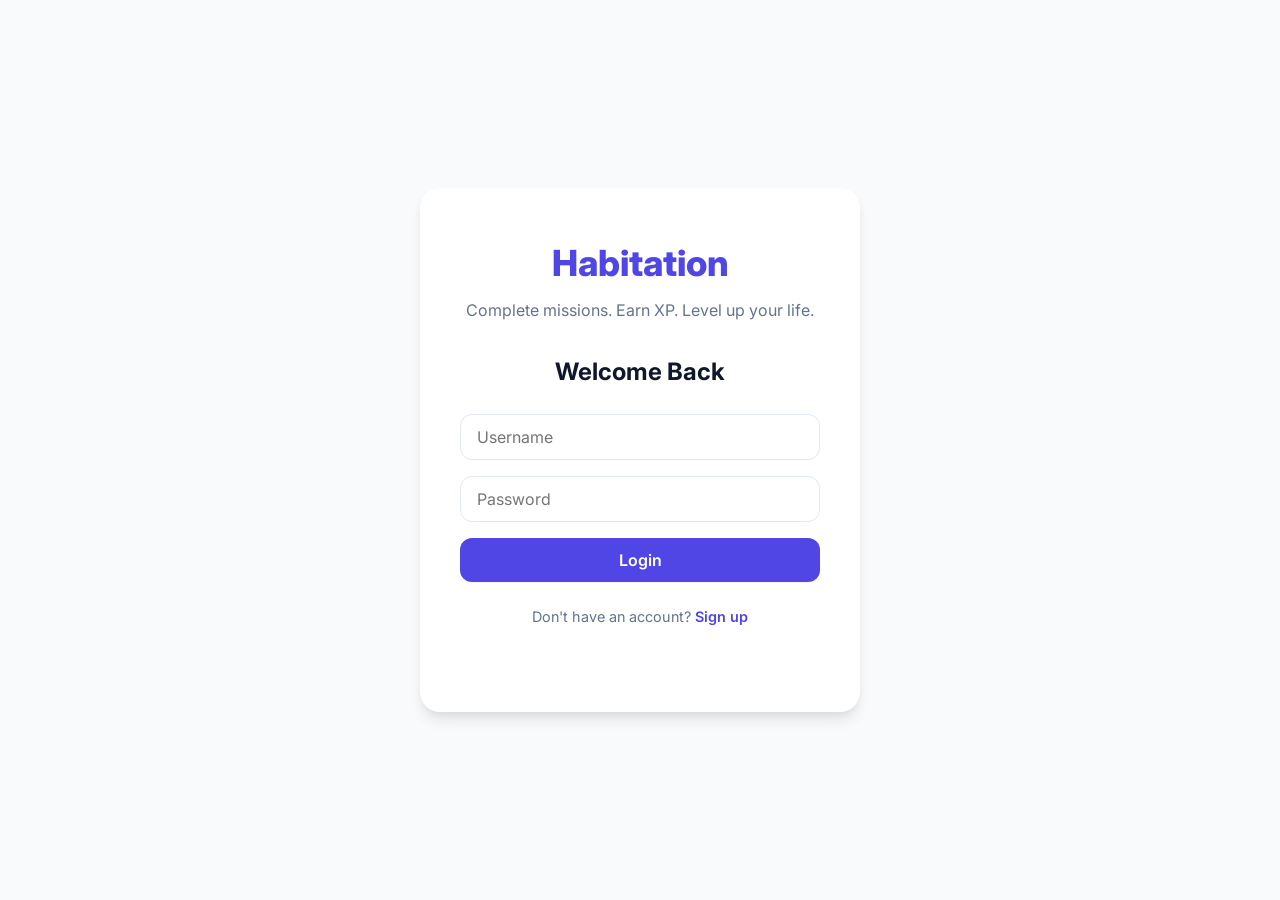
<file: frontend/login.html>
<!DOCTYPE html>
<html lang="en">
<head>
    <meta charset="UTF-8">
    <meta name="viewport" content="width=device-width, initial-scale=1.0">
    <title>Habitation - Login</title>
    <link rel="stylesheet" href="style.css">
    <link href="https://fonts.googleapis.com/css2?family=Inter:wght@400;500;600;700&display=swap" rel="stylesheet">
</head>
<body class="centered-body">
    <div class="auth-card">
        <h1 class="logo-title">Habitation</h1>
        <p class="subtitle">Complete missions. Earn XP. Level up your life.</p>
        
        <!-- Login Form -->
        <form id="login-form" autocomplete="off">
            <h2 class="form-title">Welcome Back</h2>
            <div class="input-group">
                <input type="text" id="login-username" placeholder="Username" required>
            </div>
            <div class="input-group">
                <input type="password" id="login-password" placeholder="Password" required>
            </div>
            <button type="submit" class="btn primary-btn full-width">Login</button>
            <p class="switch-text">Don't have an account? <span class="link" onclick="toggleAuth('signup')">Sign up</span></p>
            <div id="login-error" class="error-msg"></div>
        </form>

        <!-- Signup Form -->
        <form id="signup-form" autocomplete="off" style="display: none;">
            <h2 class="form-title">Create Account</h2>
            <div class="input-group">
                <input type="text" id="signup-username" placeholder="Choose Username" required>
            </div>
            <div class="input-group">
                <input type="password" id="signup-password" placeholder="Create Password" required>
            </div>
            <button type="submit" class="btn primary-btn full-width">Sign Up</button>
            <p class="switch-text">Already have an account? <span class="link" onclick="toggleAuth('login')">Login</span></p>
            <div id="signup-error" class="error-msg"></div>
        </form>
    </div>

    <script src="script.js"></script>
</body>
</html>
</file>
<file: frontend/style.css>
:root {
    --primary: #4F46E5;
    --primary-hover: #4338CA;
    --bg-color: #F8FAFC;
    --surface: #FFFFFF;
    --text-main: #0F172A;
    --text-muted: #64748B;
    --border-color: #E2E8F0;
    --xp-color: #8B5CF6;
    
    --shadow-sm: 0 1px 2px 0 rgba(0, 0, 0, 0.05);
    --shadow-md: 0 4px 6px -1px rgba(0, 0, 0, 0.1), 0 2px 4px -1px rgba(0, 0, 0, 0.06);
    --shadow-lg: 0 10px 15px -3px rgba(0, 0, 0, 0.1), 0 4px 6px -2px rgba(0, 0, 0, 0.05);
    
    --radius-md: 12px;
    --radius-lg: 16px;
    --radius-xl: 20px;
}

* { box-sizing: border-box; margin: 0; padding: 0; }

body {
    font-family: 'Inter', sans-serif;
    background-color: var(--bg-color);
    color: var(--text-main);
    line-height: 1.5;
}

/* Typography & Utilities */
h1, h2, h3 { color: var(--text-main); font-weight: 700; margin-bottom: 1rem; }
.flex-1 { flex: 1; }

/* Buttons */
.btn {
    padding: 0.75rem 1.5rem; border: none; border-radius: var(--radius-md);
    font-family: inherit; font-size: 1rem; font-weight: 600; cursor: pointer;
    transition: all 0.2s ease; display: inline-flex; align-items: center; justify-content: center;
}
.btn.small { padding: 0.5rem 1rem; font-size: 0.875rem; }
.btn.full-width { width: 100%; }

.primary-btn { background-color: var(--primary); color: white; box-shadow: var(--shadow-sm); }
.primary-btn:hover { background-color: var(--primary-hover); transform: translateY(-1px); box-shadow: var(--shadow-md); }
.primary-btn:active { transform: translateY(0); }

.secondary-btn { background-color: var(--surface); color: var(--text-main); border: 1px solid var(--border-color); }
.secondary-btn:hover { background-color: var(--bg-color); }

/* Inputs */
.input-box, .input-group input {
    width: 100%; padding: 0.75rem 1rem; border-radius: var(--radius-md);
    border: 1px solid var(--border-color); outline: none; font-family: inherit; font-size: 1rem;
    transition: border-color 0.2s ease, box-shadow 0.2s ease;
}
.input-box:focus, .input-group input:focus {
    border-color: var(--primary); box-shadow: 0 0 0 3px rgba(79, 70, 229, 0.2);
}

/* Auth Pages (Login/Signup) */
.centered-body { display: flex; align-items: center; justify-content: center; min-height: 100vh; }
.auth-card {
    background: var(--surface); width: 100%; max-width: 440px;
    padding: 3rem 2.5rem; border-radius: var(--radius-xl);
    box-shadow: var(--shadow-lg); text-align: center;
}
.logo-title { font-size: 2.25rem; font-weight: 800; color: var(--primary); margin-bottom: 0.5rem; }
.subtitle { color: var(--text-muted); margin-bottom: 2rem; }
.form-title { font-size: 1.5rem; margin-bottom: 1.5rem; color: var(--text-main); }
.input-group { margin-bottom: 1rem; text-align: left; }
.switch-text { margin-top: 1.5rem; color: var(--text-muted); font-size: 0.9rem; }
.link { color: var(--primary); font-weight: 600; cursor: pointer; text-decoration: none; }
.link:hover { text-decoration: underline; }
.error-msg { color: #EF4444; font-size: 0.875rem; margin-top: 1rem; min-height: 20px; font-weight: 500; }

/* Dashboard Layout */
.dashboard-body { padding-bottom: 3rem; }
.navbar {
    display: flex; justify-content: space-between; align-items: center;
    padding: 1rem 2rem; background: var(--surface);
    box-shadow: var(--shadow-sm); margin-bottom: 2rem;
}
.nav-brand { font-size: 1.5rem; font-weight: 800; color: var(--primary); }
.nav-user { display: flex; align-items: center; gap: 1rem; }
.username-badge { font-weight: 600; color: var(--text-main); background: var(--bg-color); padding: 0.5rem 1rem; border-radius: 20px; border: 1px solid var(--border-color); }

.main-layout {
    max-width: 1200px; margin: 0 auto; padding: 0 1.5rem;
    display: flex; gap: 2rem; align-items: flex-start;
}

@media(max-width: 800px) {
    .main-layout { flex-direction: column; }
    .stats-panel, .missions-panel { width: 100%; }
}

/* Reusable Card */
.card {
    background: var(--surface); border-radius: var(--radius-lg);
    box-shadow: var(--shadow-md); padding: 1.5rem; border: 1px solid var(--border-color);
}

/* Left Panel - Stats */
.stats-panel { width: 320px; flex-shrink: 0; }
.stat-card { text-align: center; padding: 2.5rem 1.5rem; }
.stat-icon { font-size: 3rem; margin-bottom: 1rem; line-height: 1; }
.stat-label { font-size: 1.1rem; color: var(--text-muted); font-weight: 600; text-transform: uppercase; letter-spacing: 1px; margin-bottom: 0.5rem; }
.stat-value { font-size: 4rem; font-weight: 800; color: var(--xp-color); line-height: 1; margin-bottom: 1rem; text-shadow: 0 4px 10px rgba(139, 92, 246, 0.2); }
.stat-subtext { color: var(--text-muted); font-size: 0.95rem; }

/* Right Panel - Missions */
.missions-panel { flex: 1; display: flex; flex-direction: column; gap: 1.5rem; }

/* Add Mission Input */
.add-mission-inputs { display: flex; gap: 1rem; align-items: center; }
.xp-input { width: 100px; text-align: center; }

@media(max-width: 600px) {
    .add-mission-inputs { flex-direction: column; align-items: stretch; }
    .xp-input { width: 100%; }
}

/* Mission List */
.mission-list-card { min-height: 400px; }
.missions-container { display: flex; flex-direction: column; gap: 1rem; }

.mission-item {
    display: flex; justify-content: space-between; align-items: center;
    background: var(--surface); padding: 1.25rem; border-radius: var(--radius-md);
    border: 1px solid var(--border-color); box-shadow: var(--shadow-sm);
    transition: all 0.2s ease;
}
.mission-item:hover {
    border-color: var(--primary); box-shadow: var(--shadow-md);
    transform: translateY(-2px);
}

.mission-details { display: flex; flex-direction: column; gap: 0.3rem; }
.mission-name { font-size: 1.125rem; font-weight: 600; color: var(--text-main); }
.mission-xp-tag {
    display: inline-flex; background: #F3E8FF; color: var(--xp-color);
    padding: 0.25rem 0.75rem; border-radius: 999px; font-size: 0.875rem;
    font-weight: 700; width: fit-content;
}

.complete-btn {
    background-color: #10B981; color: white; padding: 0.75rem 1.25rem;
    border: none; border-radius: var(--radius-md); font-weight: 600;
    cursor: pointer; transition: all 0.2s ease; box-shadow: 0 2px 4px rgba(16, 185, 129, 0.2);
}
.complete-btn:hover { background-color: #059669; box-shadow: 0 4px 6px rgba(16, 185, 129, 0.3); transform: translateY(-1px); }
.complete-btn:active { transform: translateY(0); }

.empty-state { text-align: center; padding: 3rem 1rem; color: var(--text-muted); font-size: 1.1rem; }

/* Robo Dog Styles */
#robo-dog {
    position: fixed;
    z-index: 9999;
    cursor: pointer;
    transition: all 2s ease-in-out;
}

#dog-svg {
    filter: drop-shadow(0 0 15px rgba(108,99,255,0.7));
    transition: transform 0.3s ease;
}

#robo-dog:hover #dog-svg {
    transform: scale(1.1);
}

/* BLINK ANIMATION */
.eye {
    animation: blink 4s infinite;
}

@keyframes blink {
    0%, 90%, 100% { transform: scaleY(1); }
    95% { transform: scaleY(0.1); }
}

/* MOODS */
.happy #dog-head, .happy polygon {
    fill: #00ffcc;
    transition: fill 0.3s ease;
}

.excited #dog-head, .excited polygon {
    fill: #ff7a18;
    transition: fill 0.3s ease;
}

.sleepy #dog-head, .sleepy polygon {
    fill: #888;
    transition: fill 0.3s ease;
}

/* MICRO ANIMATIONS */
.happy #dog-svg { animation: happyBounce 1s infinite alternate; }
@keyframes happyBounce { from { transform: scale(1); } to { transform: scale(1.08); } }

.excited #dog-svg { animation: excitedFloat 0.5s infinite alternate; }
@keyframes excitedFloat { from { transform: translateY(0); } to { transform: translateY(-8px); } }

.sleepy { opacity: 0.6; transition: opacity 0.5s ease; }

#dog-bubble {
    position: fixed;
    background: white;
    padding: 10px 14px;
    border-radius: 10px;
    box-shadow: 0 5px 20px rgba(0,0,0,0.1);
    font-size: 14px;
    display: none;
    z-index: 9999;
}

/* NEW: Progress System */
.progress-card {
    position: fixed;
    top: 80px;
    right: 30px;
    width: 220px;
    z-index: 999;
    padding: 10px 15px; /* Compact padding */
    background: rgba(255, 255, 255, 0.95);
    box-shadow: 0 4px 15px rgba(0,0,0,0.05); /* Removed heavy styling */
    border: 1px solid rgba(0,0,0,0.05);
    border-radius: 12px;
    text-align: left;
    backdrop-filter: blur(10px);
}
.progress-card .stat-label { margin-bottom: 4px; font-size: 0.9rem; }
.progress-card .stat-subtext { margin-top: 4px; font-size: 0.75rem; text-align: right; }

.progress-bar-bg {
    height: 8px;
    background: rgba(0,0,0,0.1);
    border-radius: 10px;
    overflow: hidden;
    margin: 5px 0;
}
.progress-bar-fill {
    height: 100%;
    background: linear-gradient(90deg, #7f5af0, #9b8cff);
    transition: width 0.4s ease;
}

/* NEW: Profile Overlay */
#profile-avatar {
    width: 38px;
    height: 38px;
    border-radius: 50%;
    background: linear-gradient(135deg, #7f5af0, #9b8cff);
    cursor: pointer;
    margin-left: 10px;
}

#profile-panel {
    position: fixed;
    top: 0;
    right: -380px;
    width: 340px;
    height: 100%;
    background: white;
    box-shadow: -4px 0 20px rgba(0,0,0,0.1);
    transition: right 0.3s ease;
    z-index: 9999;
    padding: 20px;
}

#profile-panel.open {
    right: 0;
}

#profile-header {
    display: flex;
    justify-content: space-between;
    align-items: center;
    margin-bottom: 15px;
    font-weight: 600;
    font-size: 1.2rem;
}

#close-profile {
    border: none;
    background: none;
    font-size: 18px;
    cursor: pointer;
}

.avatar-option {
    width: 50px;
    height: 50px;
    border-radius: 50%;
    cursor: pointer;
    margin: 6px;
    border: 2px solid transparent;
}
.avatar-option:hover {
    border: 2px solid #7f5af0;
}

#profile-info {
    margin-bottom: 20px;
}
#profile-info p {
    margin: 4px 0;
    font-size: 0.95rem;
}

/* NEW: Activity Feed */
.activity-feed-card { text-align: left; }
.activity-list {
    list-style: none;
    padding: 0;
    margin: 10px 0 0 0;
    font-size: 0.9rem;
    max-height: 200px;
    overflow-y: auto;
}
.activity-list li {
    padding: 8px 0;
    border-bottom: 1px solid var(--border-color);
    display: flex;
    justify-content: space-between;
    align-items: center;
    animation: fadeIn 0.3s ease;
}
.activity-list li:last-child { border-bottom: none; }
.act-text { color: var(--text-dark); flex-grow: 1; }
.act-xp { color: var(--success); font-weight: 600; margin-left: 10px; }
.act-time { color: var(--text-muted); font-size: 0.75rem; margin-left: 10px; min-width: 40px; text-align: right;}
</file>
